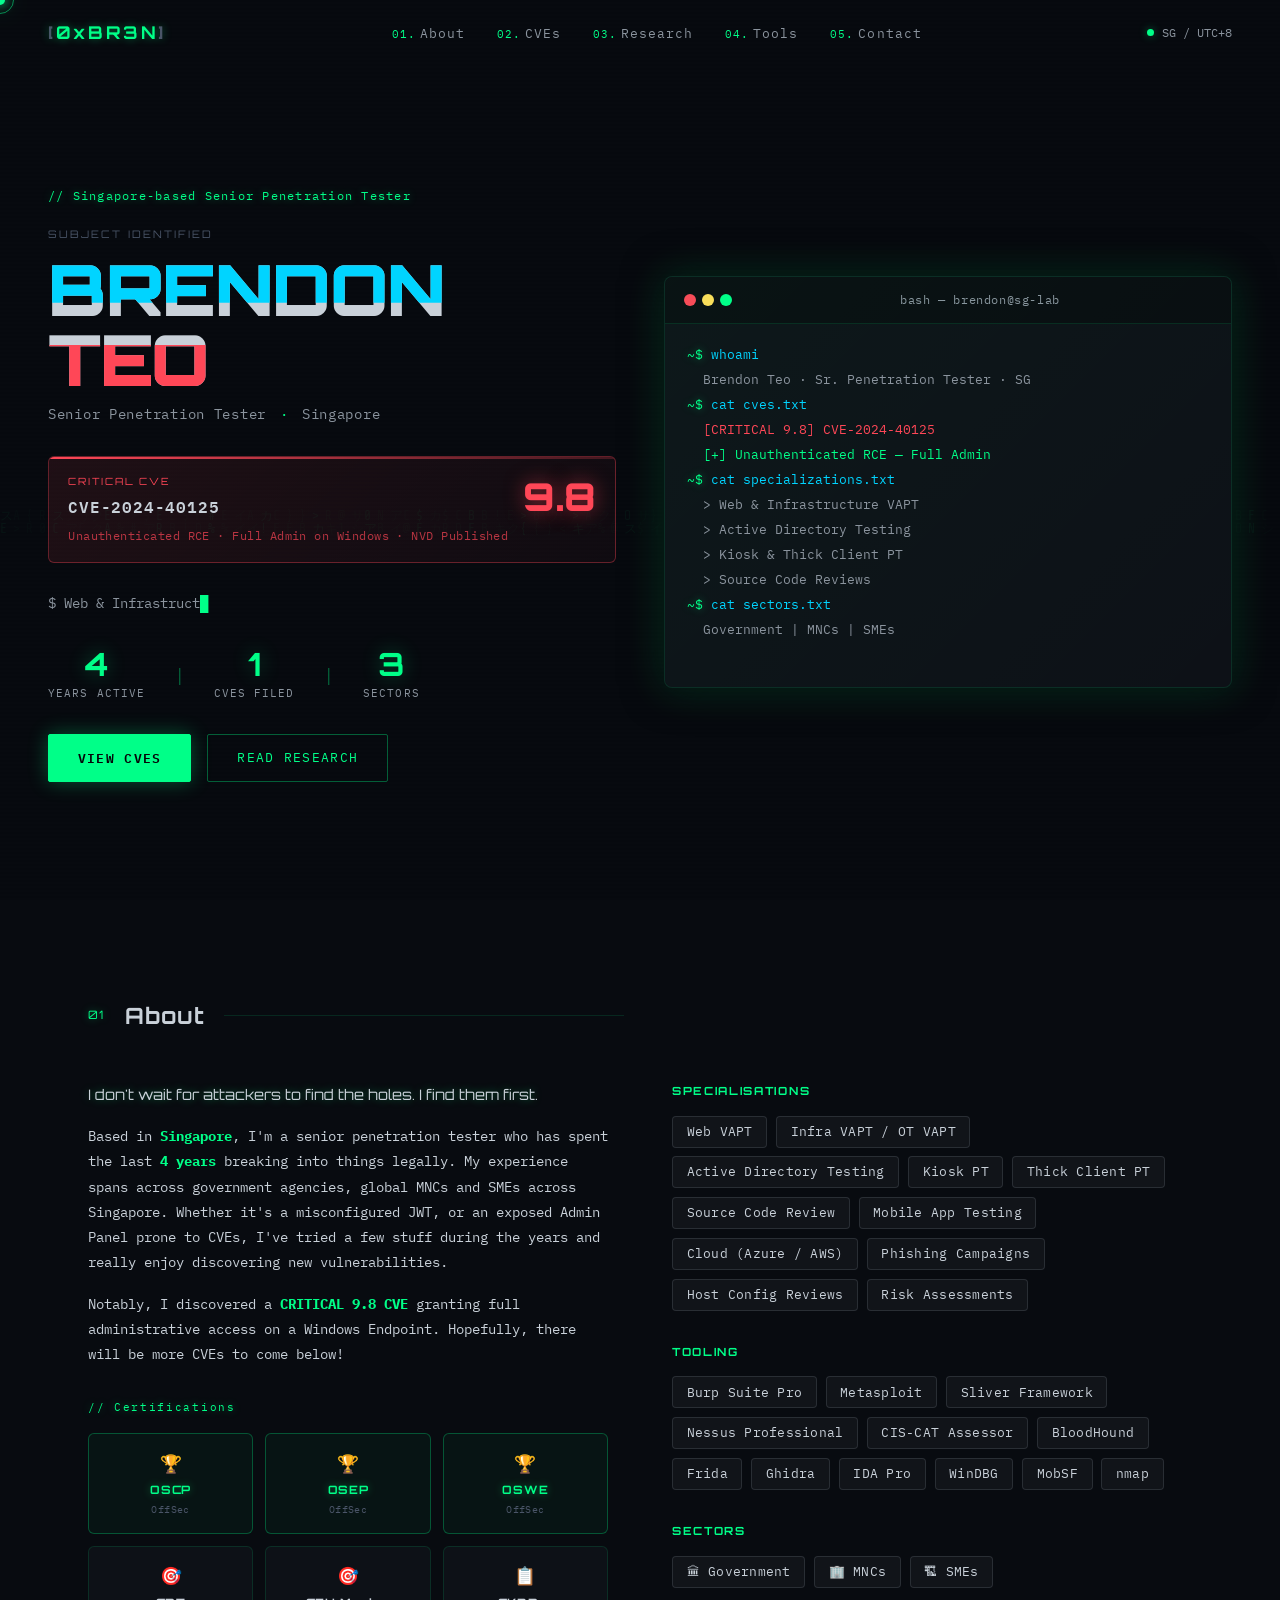
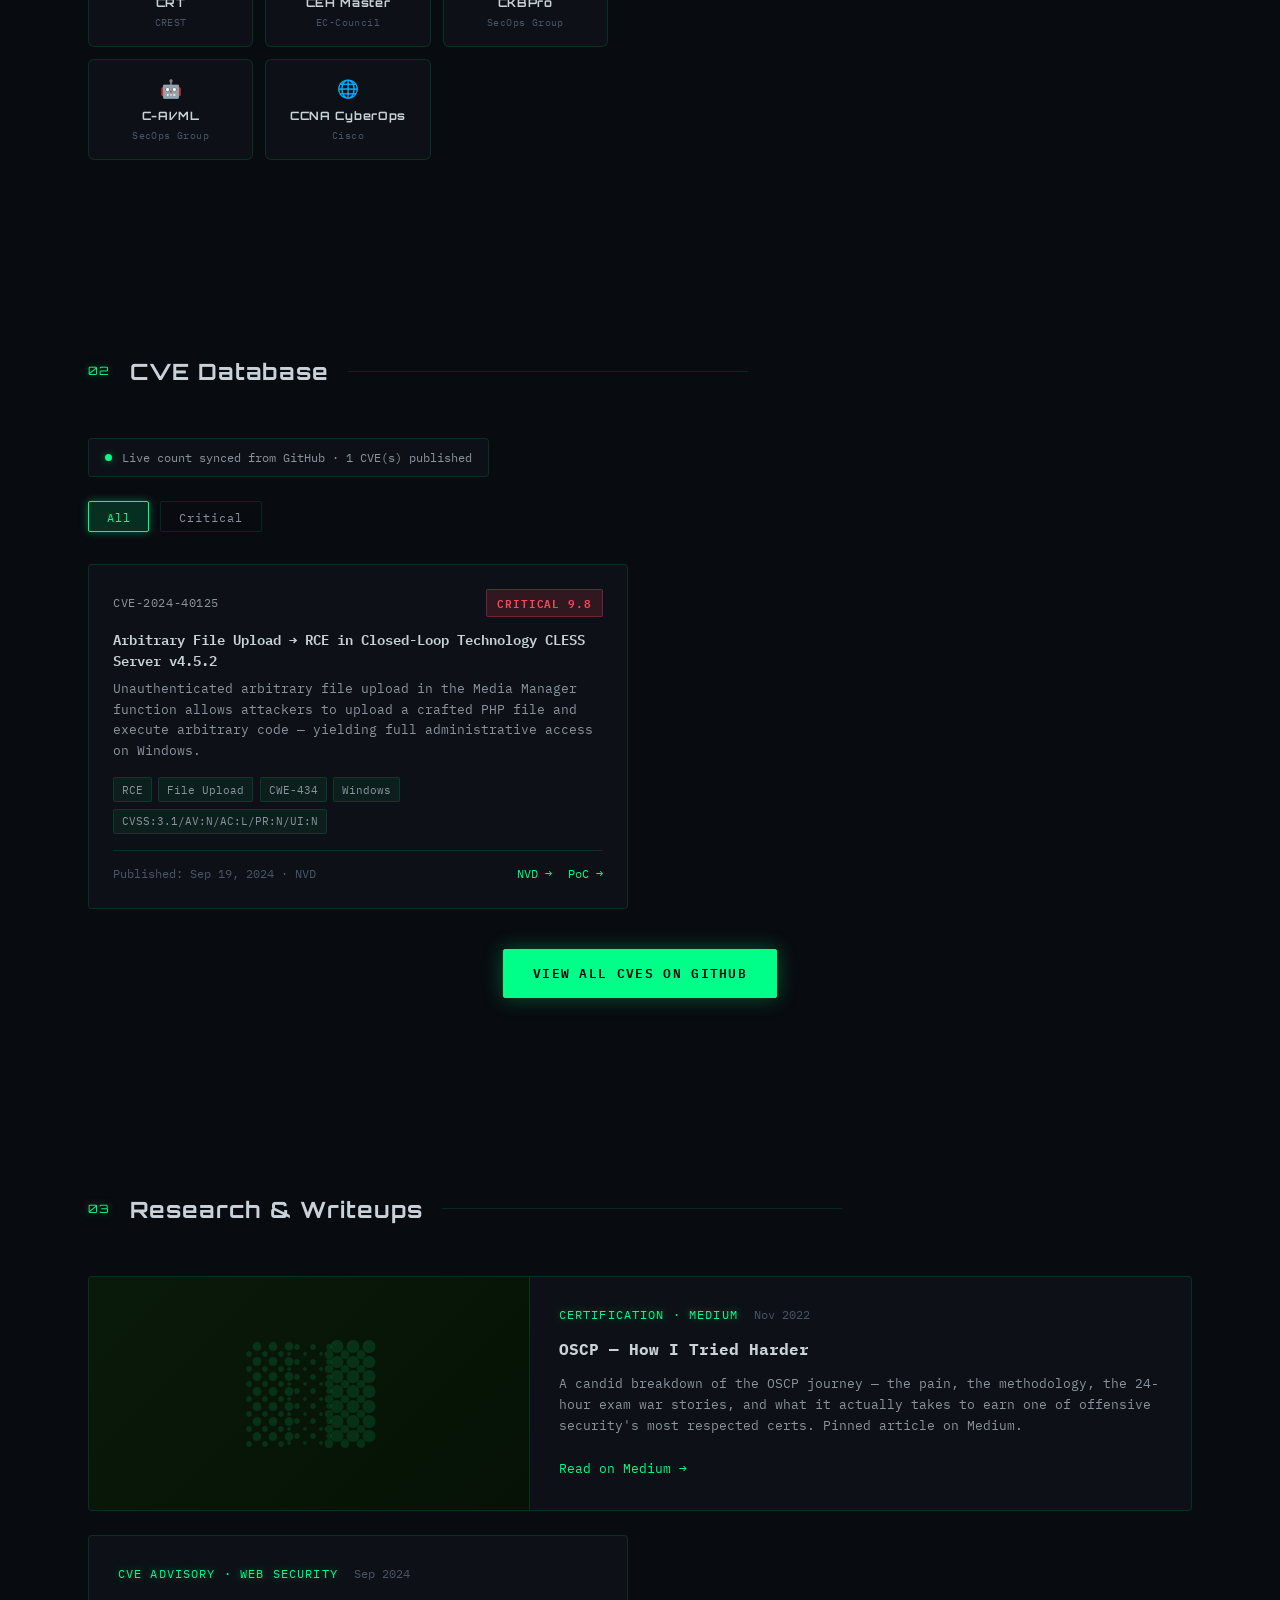
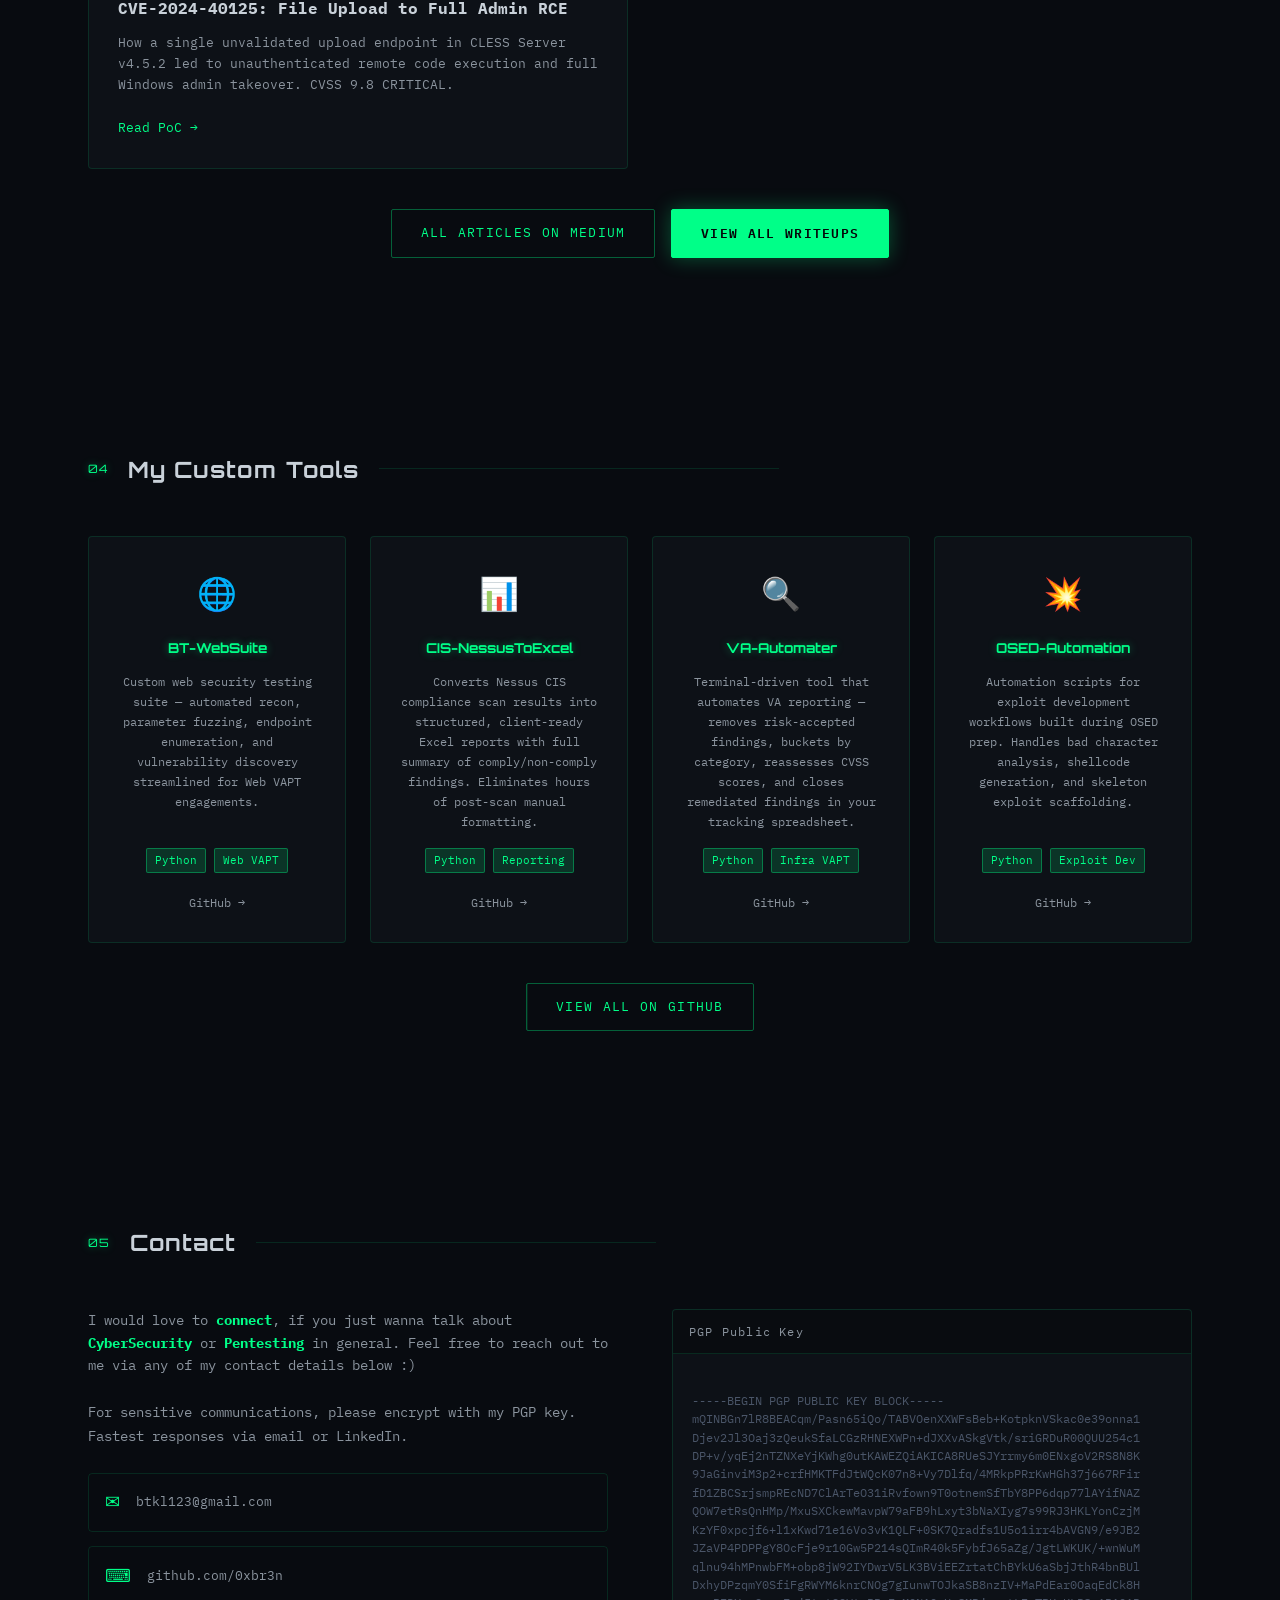
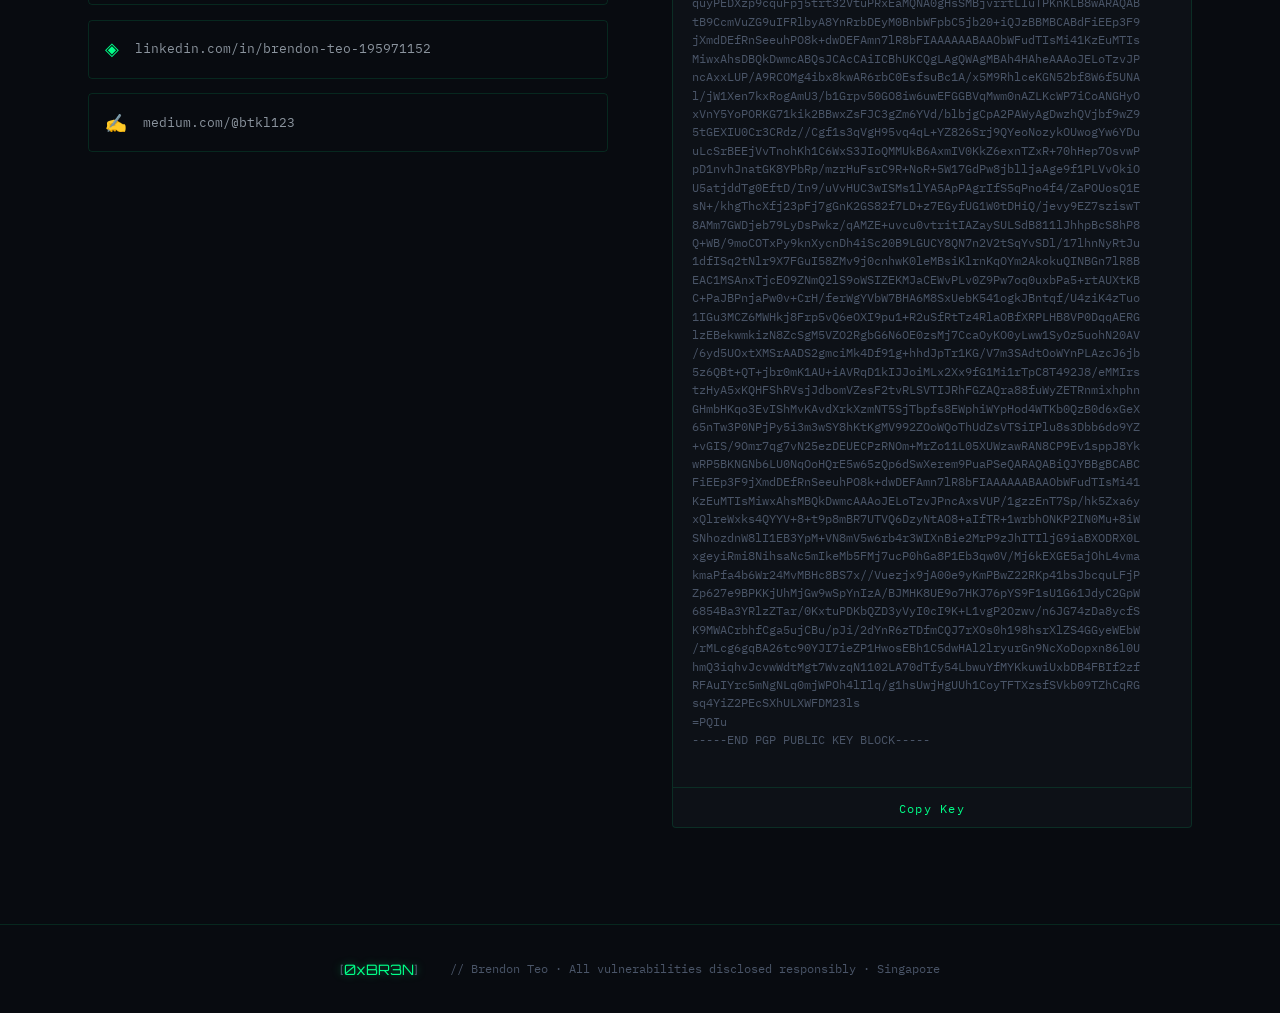
<file: index.html>
<!DOCTYPE html>
<html lang="en">
<head>
  <meta charset="UTF-8" />
  <meta name="viewport" content="width=device-width, initial-scale=1.0" />
  <title>0xBR3N — Brendon Teo · Security Portfolio</title>
  <link rel="stylesheet" href="css/style.css" />
  <link rel="preconnect" href="https://fonts.googleapis.com" />
  <link href="https://fonts.googleapis.com/css2?family=Share+Tech+Mono&family=Orbitron:wght@400;700;900&family=IBM+Plex+Mono:wght@300;400;600&display=swap" rel="stylesheet" />
  <link rel="icon" type="image/x-icon"  href="favicon.ico" />
  <link rel="icon" type="image/png" sizes="32x32" href="favicon-32.png" />
  <link rel="icon" type="image/png" sizes="64x64" href="favicon-64.png" />
  <link rel="apple-touch-icon"          href="favicon-64.png" />
</head>
<body>

  <canvas id="matrix-canvas"></canvas>
  <div class="scanlines"></div>
  <div class="cursor" id="cursor"></div>
  <div class="cursor-trail" id="cursor-trail"></div>

  <!-- NAV -->
  <nav class="nav" id="nav">
    <div class="nav-logo">
      <span class="bracket">[</span><span class="logo-text">0xBR3N</span><span class="bracket">]</span>
    </div>
    <ul class="nav-links">
      <li><a href="#about"    class="nav-link"><span class="num">01.</span>About</a></li>
      <li><a href="#cves"     class="nav-link"><span class="num">02.</span>CVEs</a></li>
      <li><a href="#research" class="nav-link"><span class="num">03.</span>Research</a></li>
      <li><a href="#tools"    class="nav-link"><span class="num">04.</span>Tools</a></li>
      <li><a href="#contact"  class="nav-link"><span class="num">05.</span>Contact</a></li>
    </ul>
    <div class="nav-status">
      <span class="status-dot"></span>
      <span class="status-text">SG / UTC+8</span>
    </div>
    <button class="nav-hamburger" id="nav-hamburger" aria-label="menu">
      <span></span><span></span><span></span>
    </button>
  </nav>

  <!-- MOBILE NAV DRAWER -->
  <div class="mobile-nav" id="mobile-nav">
    <ul>
      <li><a href="#about"    class="nav-link" onclick="closeMobileNav()"><span class="num">01.</span>About</a></li>
      <li><a href="#cves"     class="nav-link" onclick="closeMobileNav()"><span class="num">02.</span>CVEs</a></li>
      <li><a href="#research" class="nav-link" onclick="closeMobileNav()"><span class="num">03.</span>Research</a></li>
      <li><a href="#tools"    class="nav-link" onclick="closeMobileNav()"><span class="num">04.</span>Tools</a></li>
      <li><a href="#contact"  class="nav-link" onclick="closeMobileNav()"><span class="num">05.</span>Contact</a></li>
    </ul>
  </div>

  <!-- ═══ HERO ═══ -->
  <section class="hero" id="home">

    <!-- Left: Identity -->
    <div class="hero-content">

      <div class="hero-tag animate-in" data-delay="0">
        <span class="tag-line">// Singapore-based Senior Penetration Tester</span>
      </div>

      <!-- Name identity block -->
      <div class="identity-block animate-in" data-delay="1">
        <div class="identity-label">SUBJECT IDENTIFIED</div>
        <h1 class="identity-name" id="glitch-name" data-text="BRENDON TEO">BRENDON TEO</h1>
        <div class="identity-title">Senior Penetration Tester <span class="id-dot">·</span> Singapore</div>
      </div>

      <!-- CVE Achievement badge — makes him stand out immediately -->
      <div class="cve-badge animate-in" data-delay="2">
        <div class="cve-badge-inner">
          <div class="cve-badge-left">
            <span class="cve-badge-label">CRITICAL CVE</span>
            <span class="cve-badge-id">CVE-2024-40125</span>
          </div>
          <div class="cve-badge-score">9.8</div>
        </div>
        <div class="cve-badge-sub">Unauthenticated RCE · Full Admin on Windows · NVD Published</div>
      </div>

      <div class="hero-sub animate-in" data-delay="3">
        <div class="typewriter" id="typewriter"></div>
      </div>

      <div class="hero-stats animate-in" data-delay="4">
        <div class="stat">
          <span class="stat-num" id="yoe-counter">0</span>
          <span class="stat-label">Years Active</span>
        </div>
        <div class="stat-divider">|</div>
        <div class="stat">
          <span class="stat-num" id="cve-counter">1</span>
          <span class="stat-label">CVEs Filed</span>
        </div>
        <div class="stat-divider">|</div>
        <div class="stat">
          <span class="stat-num" data-target="3">0</span>
          <span class="stat-label">Sectors</span>
        </div>
      </div>

      <div class="hero-cta animate-in" data-delay="5">
        <a href="#cves" class="btn btn-primary">View CVEs</a>
        <a href="blog.html" class="btn btn-ghost">Read Research</a>
      </div>
    </div>

    <!-- Right: Terminal -->
    <div class="hero-terminal animate-in" data-delay="3">
      <div class="terminal-header">
        <div class="terminal-dots">
          <span class="dot dot-red"></span>
          <span class="dot dot-yellow"></span>
          <span class="dot dot-green"></span>
        </div>
        <span class="terminal-title">bash — brendon@sg-lab</span>
      </div>
      <div class="terminal-body" id="terminal-body">
        <div class="terminal-line"><span class="prompt">~$</span> <span class="cmd">whoami</span></div>
        <div class="terminal-line output">Brendon Teo · Sr. Penetration Tester · SG</div>
        <div class="terminal-line"><span class="prompt">~$</span> <span class="cmd">cat cves.txt</span></div>
        <div class="terminal-line output err">[CRITICAL 9.8] CVE-2024-40125</div>
        <div class="terminal-line output suc">[+] Unauthenticated RCE — Full Admin</div>
        <div class="terminal-line"><span class="prompt">~$</span> <span class="cmd">cat specializations.txt</span></div>
        <div class="terminal-line output">> Web &amp; Infrastructure VAPT</div>
        <div class="terminal-line output">> Active Directory Testing</div>
        <div class="terminal-line output">> Kiosk &amp; Thick Client PT</div>
        <div class="terminal-line output">> Source Code Reviews</div>
        <div class="terminal-line"><span class="prompt">~$</span> <span class="cmd">cat sectors.txt</span></div>
        <div class="terminal-line output">Government | MNCs | SMEs</div>
        <div class="terminal-line"><span class="prompt">~$</span> <span class="cmd blink">_</span></div>
      </div>
    </div>

  </section>

  <!-- ═══ ABOUT ═══ -->
  <section class="section about" id="about">
    <div class="section-header">
      <span class="section-num">01</span>
      <h2 class="section-title">About</h2>
      <div class="section-line"></div>
    </div>
    <div class="about-grid">

      <div class="about-text reveal">
        <p class="about-intro">I don't wait for attackers to find the holes. I find them first.</p>
        <p>Based in <strong>Singapore</strong>, I'm a senior penetration tester who has spent the last <strong><span id="about-yoe">4</span> years</strong> breaking into things legally. My experience spans across government agencies, global MNCs and SMEs across Singapore. Whether it's a misconfigured JWT, or an exposed Admin Panel prone to CVEs, I've tried a few stuff during the years and really enjoy discovering new vulnerabilities.</p>
        <p>Notably, I discovered a <strong>CRITICAL 9.8 CVE</strong> granting full administrative access on a Windows Endpoint. Hopefully, there will be more CVEs to come below!</p>

        <!-- Cert cards — redesigned for readability -->
        <div class="cert-section">
          <div class="cert-section-label">// Certifications</div>
          <div class="cert-grid">
            <div class="cert-card cert-top">
              <span class="cert-icon">🏆</span>
              <span class="cert-name">OSCP</span>
              <span class="cert-issuer">OffSec</span>
            </div>
            <div class="cert-card cert-top">
              <span class="cert-icon">🏆</span>
              <span class="cert-name">OSEP</span>
              <span class="cert-issuer">OffSec</span>
            </div>
            <div class="cert-card cert-top">
              <span class="cert-icon">🏆</span>
              <span class="cert-name">OSWE</span>
              <span class="cert-issuer">OffSec</span>
            </div>
            <div class="cert-card">
              <span class="cert-icon">🎯</span>
              <span class="cert-name">CRT</span>
              <span class="cert-issuer">CREST</span>
            </div>
            <div class="cert-card">
              <span class="cert-icon">🎯</span>
              <span class="cert-name">CEH Master</span>
              <span class="cert-issuer">EC-Council</span>
            </div>
            <div class="cert-card">
              <span class="cert-icon">📋</span>
              <span class="cert-name">CKBPro</span>
              <span class="cert-issuer">SecOps Group</span>
            </div>
            <div class="cert-card">
              <span class="cert-icon">🤖</span>
              <span class="cert-name">C-AI/ML</span>
              <span class="cert-issuer">SecOps Group</span>
            </div>
            <div class="cert-card">
              <span class="cert-icon">🌐</span>
              <span class="cert-name">CCNA CyberOps</span>
              <span class="cert-issuer">Cisco</span>
            </div>
          </div>
        </div>
      </div>

      <div class="about-skills reveal">
        <div class="skill-category">
          <h4>Specialisations</h4>
          <div class="skill-list">
            <span class="skill-tag">Web VAPT</span>
            <span class="skill-tag">Infra VAPT / OT VAPT</span>
            <span class="skill-tag">Active Directory Testing</span>
            <span class="skill-tag">Kiosk PT</span>
            <span class="skill-tag">Thick Client PT</span>
            <span class="skill-tag">Source Code Review</span>
            <span class="skill-tag">Mobile App Testing</span>
            <span class="skill-tag">Cloud (Azure / AWS)</span>
            <span class="skill-tag">Phishing Campaigns</span>
            <span class="skill-tag">Host Config Reviews</span>
            <span class="skill-tag">Risk Assessments</span>
          </div>
        </div>
        <div class="skill-category">
          <h4>Tooling</h4>
          <div class="skill-list">
            <span class="skill-tag">Burp Suite Pro</span>
            <span class="skill-tag">Metasploit</span>
            <span class="skill-tag">Sliver Framework</span>
            <span class="skill-tag">Nessus Professional</span>
            <span class="skill-tag">CIS-CAT Assessor</span>
            <span class="skill-tag">BloodHound</span>
            <span class="skill-tag">Frida</span>
            <span class="skill-tag">Ghidra</span>
            <span class="skill-tag">IDA Pro</span>
            <span class="skill-tag">WinDBG</span>
            <span class="skill-tag">MobSF</span>
            <span class="skill-tag">nmap</span>
          </div>
        </div>
        <div class="skill-category">
          <h4>Sectors</h4>
          <div class="skill-list">
            <span class="skill-tag">🏛 Government</span>
            <span class="skill-tag">🏢 MNCs</span>
            <span class="skill-tag">🏗 SMEs</span>
          </div>
        </div>
      </div>

    </div>
  </section>

  <!-- ═══ CVEs ═══ -->
  <section class="section cves" id="cves">
    <div class="section-header">
      <span class="section-num">02</span>
      <h2 class="section-title">CVE Database</h2>
      <div class="section-line"></div>
    </div>
    <div class="cve-live-badge">
      <span class="status-dot"></span>
      <span>Live count synced from GitHub · <span id="cve-live-count">1</span> CVE(s) published</span>
    </div>
    <div class="cve-filter">
      <button class="filter-btn active" data-filter="all">All</button>
      <button class="filter-btn" data-filter="critical">Critical</button>
    </div>
    <div class="cve-grid" id="cve-grid">
      <div class="cve-card reveal" data-severity="critical">
        <div class="cve-top">
          <span class="cve-id">CVE-2024-40125</span>
          <span class="severity critical">CRITICAL 9.8</span>
        </div>
        <h3 class="cve-title">Arbitrary File Upload → RCE in Closed-Loop Technology CLESS Server v4.5.2</h3>
        <p class="cve-desc">Unauthenticated arbitrary file upload in the Media Manager function allows attackers to upload a crafted PHP file and execute arbitrary code — yielding full administrative access on Windows.</p>
        <div class="cve-meta">
          <span class="cve-tag">RCE</span>
          <span class="cve-tag">File Upload</span>
          <span class="cve-tag">CWE-434</span>
          <span class="cve-tag">Windows</span>
          <span class="cve-tag">CVSS:3.1/AV:N/AC:L/PR:N/UI:N</span>
        </div>
        <div class="cve-footer">
          <span class="cve-date">Published: Sep 19, 2024 · NVD</span>
          <div class="cve-links-row">
            <a href="https://nvd.nist.gov/vuln/detail/CVE-2024-40125" target="_blank" class="cve-link">NVD →</a>
            <a href="https://github.com/0xbr3n/My-CVEs/tree/main/CVE-2024-40125" target="_blank" class="cve-link">PoC →</a>
          </div>
        </div>
      </div>
    </div>
    <div class="cve-cta">
      <a href="https://github.com/0xbr3n/My-CVEs" target="_blank" class="btn btn-primary">View All CVEs on GitHub</a>
    </div>
  </section>

  <!-- ═══ RESEARCH ═══ -->
  <section class="section research" id="research">
    <div class="section-header">
      <span class="section-num">03</span>
      <h2 class="section-title">Research &amp; Writeups</h2>
      <div class="section-line"></div>
    </div>
    <div class="research-grid">
      <article class="post-card reveal post-featured">
        <div class="post-img-placeholder">
          <div class="post-glitch">&#x2592;&#x2591;&#x2593;</div>
        </div>
        <div class="post-content">
          <div class="post-meta">
            <span class="post-cat">Certification · Medium</span>
            <span class="post-date">Nov 2022</span>
          </div>
          <h3 class="post-title">OSCP — How I Tried Harder</h3>
          <p class="post-excerpt">A candid breakdown of the OSCP journey — the pain, the methodology, the 24-hour exam war stories, and what it actually takes to earn one of offensive security's most respected certs. Pinned article on Medium.</p>
          <a href="https://medium.com/@btkl123/oscp-how-i-tried-harder-d6840a6efec2" target="_blank" class="post-read">Read on Medium →</a>
        </div>
      </article>
      <article class="post-card reveal">
        <div class="post-content">
          <div class="post-meta">
            <span class="post-cat">CVE Advisory · Web Security</span>
            <span class="post-date">Sep 2024</span>
          </div>
          <h3 class="post-title">CVE-2024-40125: File Upload to Full Admin RCE</h3>
          <p class="post-excerpt">How a single unvalidated upload endpoint in CLESS Server v4.5.2 led to unauthenticated remote code execution and full Windows admin takeover. CVSS 9.8 CRITICAL.</p>
          <a href="https://github.com/0xbr3n/My-CVEs/tree/main/CVE-2024-40125" target="_blank" class="post-read">Read PoC →</a>
        </div>
      </article>
    </div>
    <div class="cve-cta">
      <a href="https://medium.com/@btkl123" target="_blank" class="btn btn-ghost">All Articles on Medium</a>
      <a href="blog.html" class="btn btn-primary">View All Writeups</a>
    </div>
  </section>

  <!-- ═══ TOOLS ═══ -->
  <section class="section tools" id="tools">
    <div class="section-header">
      <span class="section-num">04</span>
      <h2 class="section-title">My Custom Tools</h2>
      <div class="section-line"></div>
    </div>
    <div class="tools-grid">
      <div class="tool-card reveal">
        <div class="tool-icon">🌐</div>
        <h3 class="tool-name">BT-WebSuite</h3>
        <p class="tool-desc">Custom web security testing suite — automated recon, parameter fuzzing, endpoint enumeration, and vulnerability discovery streamlined for Web VAPT engagements.</p>
        <div class="tool-tags"><span class="tool-tag">Python</span><span class="tool-tag">Web VAPT</span></div>
        <a href="https://github.com/0xbr3n/VAPT-Tools/tree/main/BT-WebSuite" target="_blank" class="tool-link">GitHub →</a>
      </div>
      <div class="tool-card reveal">
        <div class="tool-icon">📊</div>
        <h3 class="tool-name">CIS-NessusToExcel</h3>
        <p class="tool-desc">Converts Nessus CIS compliance scan results into structured, client-ready Excel reports with full summary of comply/non-comply findings. Eliminates hours of post-scan manual formatting.</p>
        <div class="tool-tags"><span class="tool-tag">Python</span><span class="tool-tag">Reporting</span></div>
        <a href="https://github.com/0xbr3n/VAPT-Tools/tree/main/CIS-NessusToExcel" target="_blank" class="tool-link">GitHub →</a>
      </div>
      <div class="tool-card reveal">
        <div class="tool-icon">🔍</div>
        <h3 class="tool-name">VA-Automater</h3>
        <p class="tool-desc">Terminal-driven tool that automates VA reporting — removes risk-accepted findings, buckets by category, reassesses CVSS scores, and closes remediated findings in your tracking spreadsheet.</p>
        <div class="tool-tags"><span class="tool-tag">Python</span><span class="tool-tag">Infra VAPT</span></div>
        <a href="https://github.com/0xbr3n/VAPT-Tools/tree/main/Infra-VA" target="_blank" class="tool-link">GitHub →</a>
      </div>
      <div class="tool-card reveal">
        <div class="tool-icon">💥</div>
        <h3 class="tool-name">OSED-Automation</h3>
        <p class="tool-desc">Automation scripts for exploit development workflows built during OSED prep. Handles bad character analysis, shellcode generation, and skeleton exploit scaffolding.</p>
        <div class="tool-tags"><span class="tool-tag">Python</span><span class="tool-tag">Exploit Dev</span></div>
        <a href="https://github.com/0xbr3n/VAPT-Tools/tree/main/OSED-Automation" target="_blank" class="tool-link">GitHub →</a>
      </div>
    </div>
    <div class="cve-cta">
      <a href="https://github.com/0xbr3n/VAPT-Tools" target="_blank" class="btn btn-ghost">View All on GitHub</a>
    </div>
  </section>

  <!-- ═══ CONTACT ═══ -->
  <section class="section contact" id="contact">
    <div class="section-header">
      <span class="section-num">05</span>
      <h2 class="section-title">Contact</h2>
      <div class="section-line"></div>
    </div>
    <div class="contact-content reveal">
      <div class="contact-text">
        <p class="contact-intro">I would love to <strong>connect</strong>, if you just wanna talk about <strong>CyberSecurity</strong> or <strong>Pentesting</strong> in general. Feel free to reach out to me via any of my contact details below :)</p>
        <p>For sensitive communications, please encrypt with my PGP key. Fastest responses via email or LinkedIn.</p>
        <div class="contact-links">
          <a href="mailto:btkl123@gmail.com" class="contact-item">
            <span class="contact-icon">✉</span><span>btkl123@gmail.com</span>
          </a>
          <a href="https://github.com/0xbr3n" target="_blank" class="contact-item">
            <span class="contact-icon">⌨</span><span>github.com/0xbr3n</span>
          </a>
          <a href="https://www.linkedin.com/in/brendon-teo-195971152/" target="_blank" class="contact-item">
            <span class="contact-icon">◈</span><span>linkedin.com/in/brendon-teo-195971152</span>
          </a>
          <a href="https://medium.com/@btkl123" target="_blank" class="contact-item">
            <span class="contact-icon">✍</span><span>medium.com/@btkl123</span>
          </a>
        </div>
      </div>
      <div class="pgp-box">
        <div class="pgp-header">PGP Public Key</div>
        <div class="pgp-content">
-----BEGIN PGP PUBLIC KEY BLOCK-----
mQINBGn7lR8BEACqm/Pasn65iQo/TABVOenXXWFsBeb+KotpknVSkac0e39onna1
Djev2Jl3Oaj3zQeukSfaLCGzRHNEXWPn+dJXXvASkgVtk/sriGRDuR00QUU254c1
DP+v/yqEj2nTZNXeYjKWhg0utKAWEZQiAKICA8RUeSJYrrmy6m0ENxgoV2RS8N8K
9JaGinviM3p2+crfHMKTFdJtWQcK07n8+Vy7Dlfq/4MRkpPRrKwHGh37j667RFir
fD1ZBCSrjsmpREcND7ClArTeO31iRvfown9T0otnemSfTbY8PP6dqp77lAYifNAZ
QOW7etRsQnHMp/MxuSXCkewMavpW79aFB9hLxyt3bNaXIyg7s99RJ3HKLYonCzjM
KzYF0xpcjf6+l1xKwd71e16Vo3vK1QLF+0SK7Qradfs1U5o1irr4bAVGN9/e9JB2
JZaVP4PDPPgY8OcFje9r10Gw5P214sQImR40k5FybfJ65aZg/JgtLWKUK/+wnWuM
qlnu94hMPnwbFM+obp8jW92IYDwrV5LK3BViEEZrtatChBYkU6aSbjJthR4bnBUl
DxhyDPzqmY0SfiFgRWYM6knrCNOg7gIunwTOJkaSB8nzIV+MaPdEar0OaqEdCk8H
quyPEDXzp9cquFpj5trt32VtuPRxEaMQNA0gHsSMBjvrrtLIuTPKnKLB8wARAQAB
tB9CcmVuZG9uIFRlbyA8YnRrbDEyM0BnbWFpbC5jb20+iQJzBBMBCABdFiEEp3F9
jXmdDEfRnSeeuhPO8k+dwDEFAmn7lR8bFIAAAAAABAAObWFudTIsMi41KzEuMTIs
MiwxAhsDBQkDwmcABQsJCAcCAiICBhUKCQgLAgQWAgMBAh4HAheAAAoJELoTzvJP
ncAxxLUP/A9RCOMg4ibx8kwAR6rbC0EsfsuBc1A/x5M9RhlceKGN52bf8W6f5UNA
l/jW1Xen7kxRogAmU3/b1Grpv50GO8iw6uwEFGGBVqMwm0nAZLKcWP7iCoANGHyO
xVnY5YoPORKG71kik2BBwxZsFJC3gZm6YVd/blbjgCpA2PAWyAgDwzhQVjbf9wZ9
5tGEXIU0Cr3CRdz//Cgf1s3qVgH95vq4qL+YZ826Srj9QYeoNozykOUwogYw6YDu
uLcSrBEEjVvTnohKh1C6WxS3JIoQMMUkB6AxmIV0KkZ6exnTZxR+70hHep7OsvwP
pD1nvhJnatGK8YPbRp/mzrHuFsrC9R+NoR+5W17GdPw8jblljaAge9f1PLVvOkiO
U5atjddTg0EftD/In9/uVvHUC3wISMs1lYA5ApPAgrIfS5qPno4f4/ZaPOUosQ1E
sN+/khgThcXfj23pFj7gGnK2GS82f7LD+z7EGyfUG1W0tDHiQ/jevy9EZ7sziswT
8AMm7GWDjeb79LyDsPwkz/qAMZE+uvcu0vtritIAZaySULSdB811lJhhpBcS8hP8
Q+WB/9moCOTxPy9knXycnDh4iSc20B9LGUCY8QN7n2V2tSqYvSDl/17lhnNyRtJu
1dfISq2tNlr9X7FGuI58ZMv9j0cnhwK0leMBsiKlrnKqOYm2AkokuQINBGn7lR8B
EAC1MSAnxTjcEO9ZNmQ2lS9oWSIZEKMJaCEWvPLv0Z9Pw7oq0uxbPa5+rtAUXtKB
C+PaJBPnjaPw0v+CrH/ferWgYVbW7BHA6M8SxUebK541ogkJBntqf/U4ziK4zTuo
1IGu3MCZ6MWHkj8Frp5vQ6eOXI9pu1+R2uSfRtTz4RlaOBfXRPLHB8VP0DqqAERG
lzEBekwmkizN8ZcSgM5VZO2RgbG6N6OE0zsMj7CcaOyKO0yLww1SyOz5uohN20AV
/6yd5UOxtXMSrAADS2gmciMk4Df91g+hhdJpTr1KG/V7m3SAdtOoWYnPLAzcJ6jb
5z6QBt+QT+jbr0mK1AU+iAVRqD1kIJJoiMLx2Xx9fG1Mi1rTpC8T492J8/eMMIrs
tzHyA5xKQHFShRVsjJdbomVZesF2tvRLSVTIJRhFGZAQra88fuWyZETRnmixhphn
GHmbHKqo3EvIShMvKAvdXrkXzmNT5SjTbpfs8EWphiWYpHod4WTKb0QzB0d6xGeX
65nTw3P0NPjPy5i3m3wSY8hKtKgMV992ZOoWQoThUdZsVTSiIPlu8s3Dbb6do9YZ
+vGIS/9Omr7qg7vN25ezDEUECPzRNOm+MrZo11L05XUWzawRAN8CP9Ev1sppJ8Yk
wRP5BKNGNb6LU0NqOoHQrE5w65zQp6dSwXerem9PuaPSeQARAQABiQJYBBgBCABC
FiEEp3F9jXmdDEfRnSeeuhPO8k+dwDEFAmn7lR8bFIAAAAAABAAObWFudTIsMi41
KzEuMTIsMiwxAhsMBQkDwmcAAAoJELoTzvJPncAxsVUP/1gzzEnT7Sp/hk5Zxa6y
xQlreWxks4QYYV+8+t9p8mBR7UTVQ6DzyNtAO8+aIfTR+1wrbhONKP2IN0Mu+8iW
SNhozdnW8lI1EB3YpM+VN8mV5w6rb4r3WIXnBie2MrP9zJhITIljG9iaBXODRX0L
xgeyiRmi8NihsaNc5mIkeMb5FMj7ucP0hGa8P1Eb3qw0V/Mj6kEXGE5ajOhL4vma
kmaPfa4b6Wr24MvMBHc8BS7x//Vuezjx9jA00e9yKmPBwZ22RKp41bsJbcquLFjP
Zp627e9BPKKjUhMjGw9wSpYnIzA/BJMHK8UE9o7HKJ76pYS9F1sU1G61JdyC2GpW
6854Ba3YRlzZTar/0KxtuPDKbQZD3yVyI0cI9K+L1vgP2Ozwv/n6JG74zDa8ycfS
K9MWACrbhfCga5ujCBu/pJi/2dYnR6zTDfmCQJ7rXOs0h198hsrXlZS4GGyeWEbW
/rMLcg6gqBA26tc90YJI7ieZP1HwosEBh1C5dwHAl2lryurGn9NcXoDopxn86l0U
hmQ3iqhvJcvwWdtMgt7WvzqN1102LA70dTfy54LbwuYfMYKkuwiUxbDB4FBIf2zf
RFAuIYrc5mNgNLq0mjWPOh4lIlq/g1hsUwjHgUUh1CoyTFTXzsfSVkb09TZhCqRG
sq4YiZ2PEcSXhULXWFDM23ls
=PQIu
-----END PGP PUBLIC KEY BLOCK-----
        </div>
        <button class="pgp-copy" onclick="copyPGP()">Copy Key</button>
      </div>
    </div>
  </section>

  <footer class="footer">
    <div class="footer-content">
      <span class="footer-logo"><span class="bracket">[</span>0xBR3N<span class="bracket">]</span></span>
      <span class="footer-copy">// Brendon Teo · All vulnerabilities disclosed responsibly · Singapore</span>
    </div>
  </footer>

  <script src="js/main.js"></script>
</body>
</html>
</file>
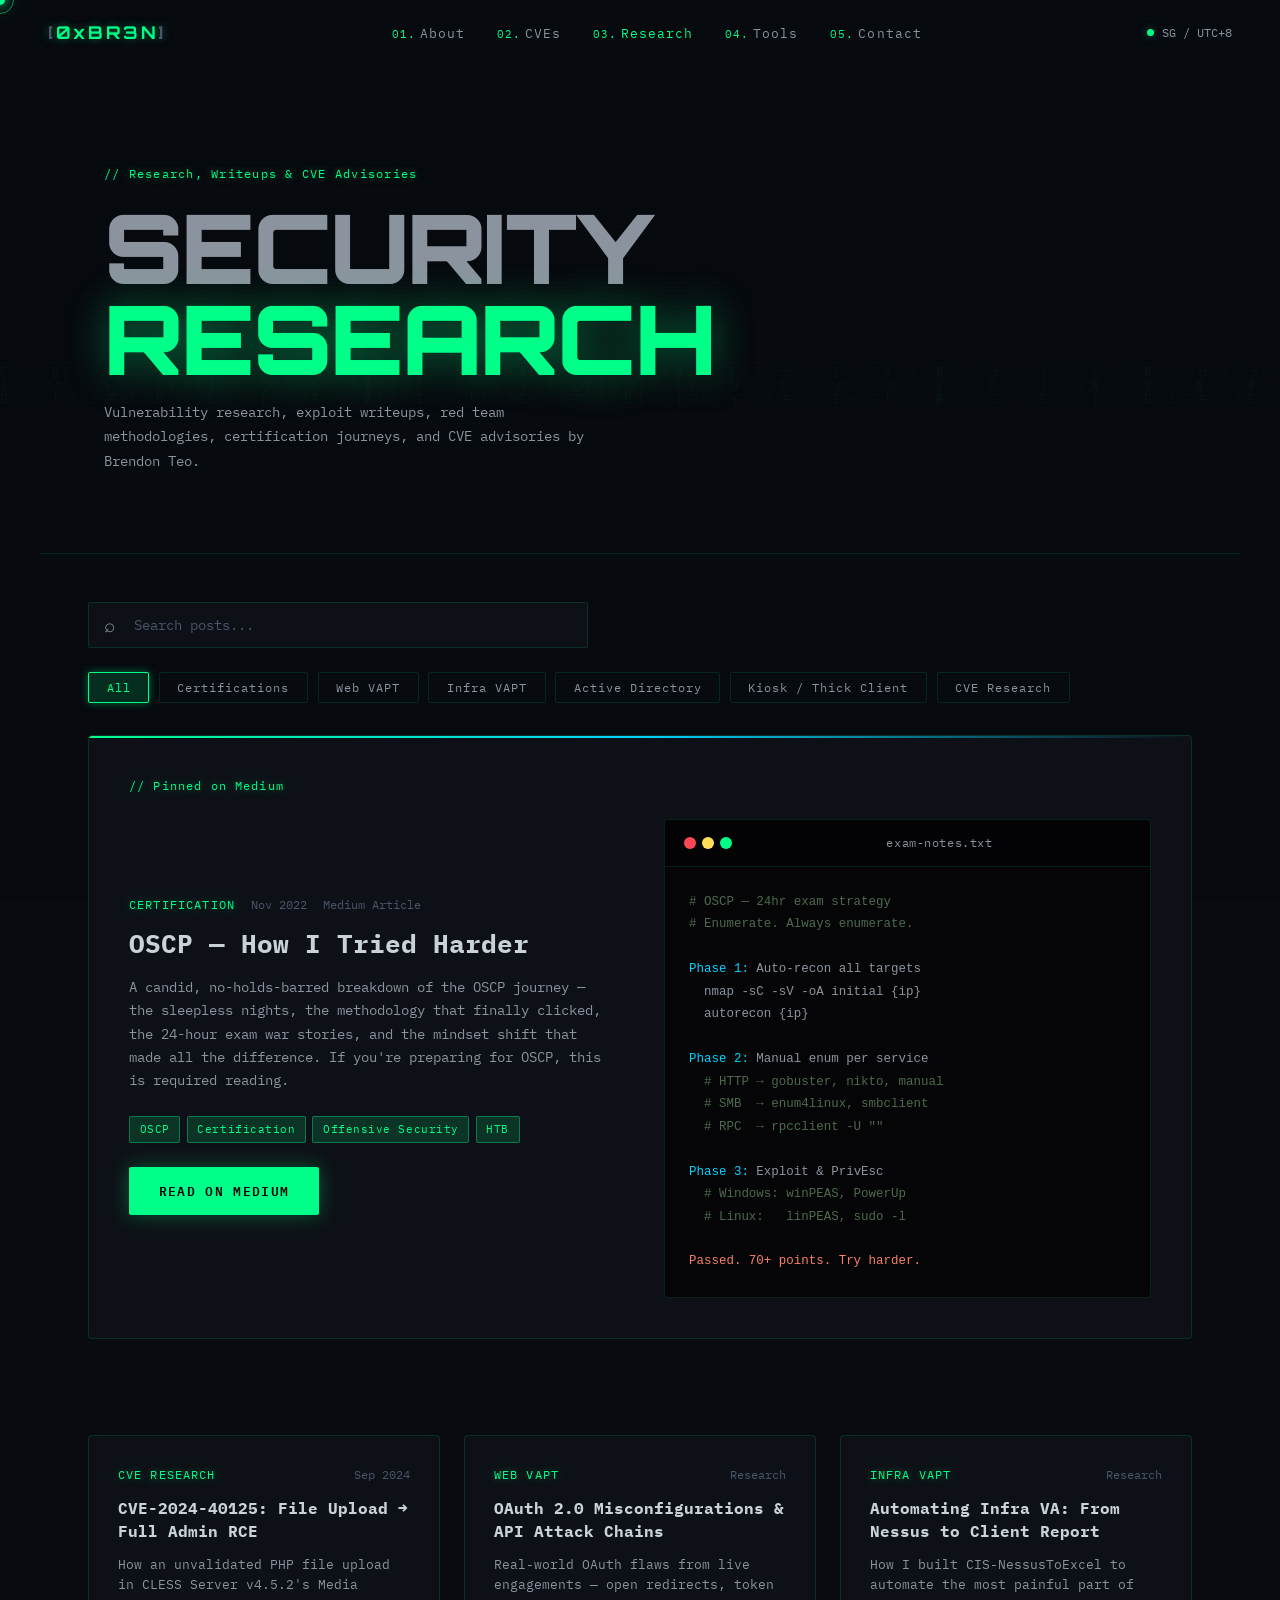
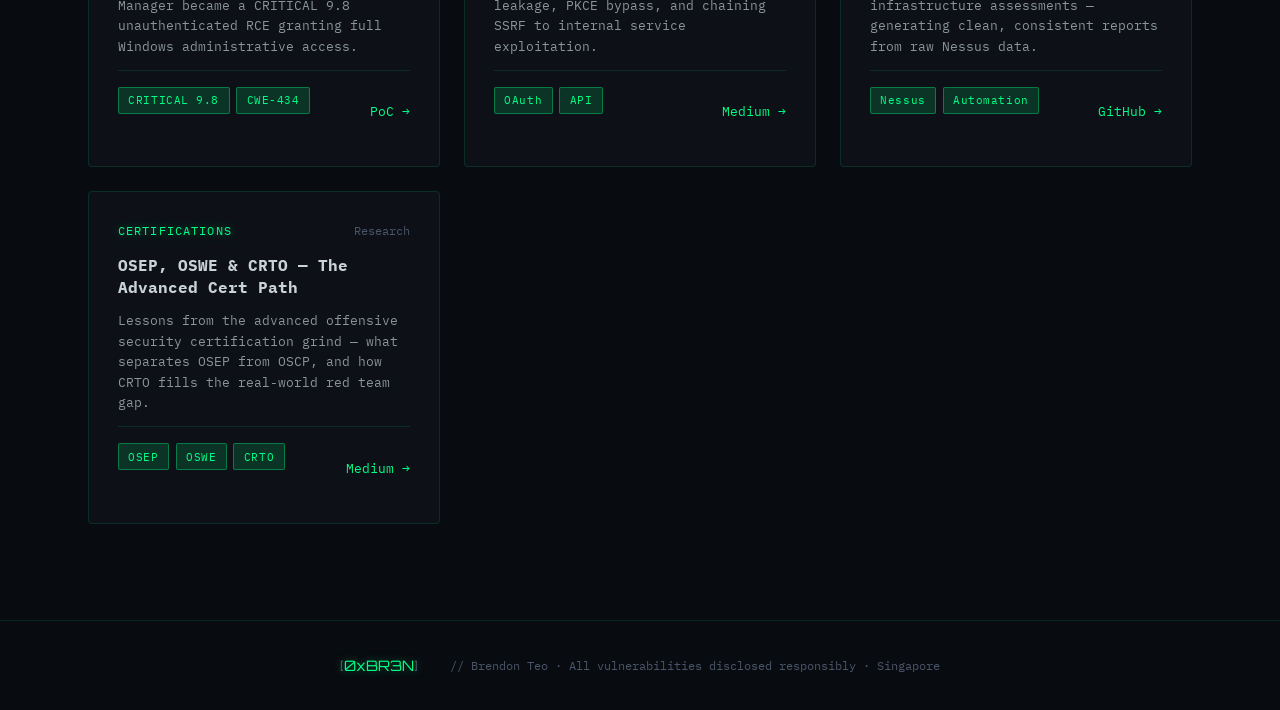
<file: blog.html>
<!DOCTYPE html>
<html lang="en">
<head>
  <meta charset="UTF-8" />
  <meta name="viewport" content="width=device-width, initial-scale=1.0" />
  <title>Research — 0xBR3N</title>
  <link rel="stylesheet" href="css/style.css" />
  <link rel="stylesheet" href="css/blog.css" />
  <link rel="preconnect" href="https://fonts.googleapis.com" />
  <link href="https://fonts.googleapis.com/css2?family=Share+Tech+Mono&family=Orbitron:wght@400;700;900&family=IBM+Plex+Mono:wght@300;400;600&display=swap" rel="stylesheet" />
  <link rel="icon" type="image/x-icon"  href="favicon.ico" />
  <link rel="icon" type="image/png" sizes="32x32" href="favicon-32.png" />
  <link rel="icon" type="image/png" sizes="64x64" href="favicon-64.png" />
  <link rel="apple-touch-icon"          href="favicon-64.png" />
</head>
<body>

  <canvas id="matrix-canvas"></canvas>
  <div class="scanlines"></div>
  <div class="cursor" id="cursor"></div>
  <div class="cursor-trail" id="cursor-trail"></div>

  <nav class="nav scrolled" id="nav">
    <div class="nav-logo">
      <a href="index.html" style="text-decoration:none;color:inherit;">
        <span class="bracket">[</span><span class="logo-text">0xBR3N</span><span class="bracket">]</span>
      </a>
    </div>
    <ul class="nav-links">
      <li><a href="index.html#about"    class="nav-link"><span class="num">01.</span>About</a></li>
      <li><a href="index.html#cves"     class="nav-link"><span class="num">02.</span>CVEs</a></li>
      <li><a href="blog.html"           class="nav-link" style="color:var(--green)"><span class="num">03.</span>Research</a></li>
      <li><a href="index.html#tools"    class="nav-link"><span class="num">04.</span>Tools</a></li>
      <li><a href="index.html#contact"  class="nav-link"><span class="num">05.</span>Contact</a></li>
    </ul>
    <div class="nav-status">
      <span class="status-dot"></span>
      <span class="status-text">SG / UTC+8</span>
    </div>
  </nav>

  <header class="blog-hero">
    <div class="blog-hero-content">
      <span class="tag-line">// Research, Writeups &amp; CVE Advisories</span>
      <h1 class="blog-hero-title">SECURITY<br/><span class="accent">RESEARCH</span></h1>
      <p class="blog-hero-sub">Vulnerability research, exploit writeups, red team methodologies, certification journeys, and CVE advisories by Brendon Teo.</p>
    </div>
  </header>

  <div class="blog-controls section">
    <div class="blog-search-wrap">
      <span class="search-icon">⌕</span>
      <input type="text" id="blog-search" class="blog-search" placeholder="Search posts..." />
    </div>
    <div class="blog-cats">
      <button class="filter-btn active" data-cat="all">All</button>
      <button class="filter-btn" data-cat="cert">Certifications</button>
      <button class="filter-btn" data-cat="web">Web VAPT</button>
      <button class="filter-btn" data-cat="infra">Infra VAPT</button>
      <button class="filter-btn" data-cat="ad">Active Directory</button>
      <button class="filter-btn" data-cat="kiosk">Kiosk / Thick Client</button>
      <button class="filter-btn" data-cat="cve">CVE Research</button>
    </div>
  </div>

  <!-- FEATURED -->
  <div class="blog-featured section">
    <article class="featured-article reveal" data-cat="cert">
      <div class="featured-badge">// Pinned on Medium</div>
      <div class="featured-grid">
        <div class="featured-left">
          <div class="post-meta">
            <span class="post-cat">Certification</span>
            <span class="post-date">Nov 2022</span>
            <span class="post-read-time">Medium Article</span>
          </div>
          <h2 class="featured-title">OSCP — How I Tried Harder</h2>
          <p class="featured-excerpt">A candid, no-holds-barred breakdown of the OSCP journey — the sleepless nights, the methodology that finally clicked, the 24-hour exam war stories, and the mindset shift that made all the difference. If you're preparing for OSCP, this is required reading.</p>
          <div class="post-tags-row">
            <span class="post-tag">OSCP</span>
            <span class="post-tag">Certification</span>
            <span class="post-tag">Offensive Security</span>
            <span class="post-tag">HTB</span>
          </div>
          <a href="https://medium.com/@btkl123/oscp-how-i-tried-harder-d6840a6efec2" target="_blank" class="btn btn-primary">Read on Medium</a>
        </div>
        <div class="featured-code">
          <div class="terminal-header">
            <div class="terminal-dots">
              <span class="dot dot-red"></span>
              <span class="dot dot-yellow"></span>
              <span class="dot dot-green"></span>
            </div>
            <span class="terminal-title">exam-notes.txt</span>
          </div>
          <pre class="code-block"><code><span class="c-comment"># OSCP — 24hr exam strategy</span>
<span class="c-comment"># Enumerate. Always enumerate.</span>

<span class="c-kw">Phase 1:</span> Auto-recon all targets
  nmap -sC -sV -oA initial {ip}
  autorecon {ip}

<span class="c-kw">Phase 2:</span> Manual enum per service
  <span class="c-comment"># HTTP → gobuster, nikto, manual</span>
  <span class="c-comment"># SMB  → enum4linux, smbclient</span>
  <span class="c-comment"># RPC  → rpcclient -U ""</span>

<span class="c-kw">Phase 3:</span> Exploit &amp; PrivEsc
  <span class="c-comment"># Windows: winPEAS, PowerUp</span>
  <span class="c-comment"># Linux:   linPEAS, sudo -l</span>

<span class="c-val">Passed. 70+ points. Try harder.</span></code></pre>
        </div>
      </div>
    </article>
  </div>

  <!-- POSTS -->
  <div class="blog-grid section" id="blog-grid">

    <article class="blog-post-card reveal" data-cat="cve" data-title="cve-2024-40125 file upload rce cless server">
      <div class="post-header">
        <span class="post-cat">CVE Research</span>
        <span class="post-date">Sep 2024</span>
      </div>
      <h3 class="post-card-title">CVE-2024-40125: File Upload → Full Admin RCE</h3>
      <p class="post-card-excerpt">How an unvalidated PHP file upload in CLESS Server v4.5.2's Media Manager became a CRITICAL 9.8 unauthenticated RCE granting full Windows administrative access.</p>
      <div class="post-footer">
        <div class="post-tags-row">
          <span class="post-tag">CRITICAL 9.8</span>
          <span class="post-tag">CWE-434</span>
        </div>
        <a href="https://github.com/brendontkl/My-CVEs/tree/main/CVE-2024-40125" target="_blank" class="post-read">PoC →</a>
      </div>
    </article>

    <article class="blog-post-card reveal" data-cat="web" data-title="web vapt api oauth ssrf injection">
      <div class="post-header">
        <span class="post-cat">Web VAPT</span>
        <span class="post-date">Research</span>
      </div>
      <h3 class="post-card-title">OAuth 2.0 Misconfigurations &amp; API Attack Chains</h3>
      <p class="post-card-excerpt">Real-world OAuth flaws from live engagements — open redirects, token leakage, PKCE bypass, and chaining SSRF to internal service exploitation.</p>
      <div class="post-footer">
        <div class="post-tags-row">
          <span class="post-tag">OAuth</span>
          <span class="post-tag">API</span>
        </div>
        <a href="https://medium.com/@btkl123" target="_blank" class="post-read">Medium →</a>
      </div>
    </article>

    <article class="blog-post-card reveal" data-cat="infra" data-title="infra vapt network infrastructure nessus">
      <div class="post-header">
        <span class="post-cat">Infra VAPT</span>
        <span class="post-date">Research</span>
      </div>
      <h3 class="post-card-title">Automating Infra VA: From Nessus to Client Report</h3>
      <p class="post-card-excerpt">How I built CIS-NessusToExcel to automate the most painful part of infrastructure assessments — generating clean, consistent reports from raw Nessus data.</p>
      <div class="post-footer">
        <div class="post-tags-row">
          <span class="post-tag">Nessus</span>
          <span class="post-tag">Automation</span>
        </div>
        <a href="https://github.com/brendontkl/VAPT-Tools" target="_blank" class="post-read">GitHub →</a>
      </div>
    </article>

    <article class="blog-post-card reveal" data-cat="cert" data-title="osep oswe crto red team evasion">
      <div class="post-header">
        <span class="post-cat">Certifications</span>
        <span class="post-date">Research</span>
      </div>
      <h3 class="post-card-title">OSEP, OSWE &amp; CRTO — The Advanced Cert Path</h3>
      <p class="post-card-excerpt">Lessons from the advanced offensive security certification grind — what separates OSEP from OSCP, and how CRTO fills the real-world red team gap.</p>
      <div class="post-footer">
        <div class="post-tags-row">
          <span class="post-tag">OSEP</span>
          <span class="post-tag">OSWE</span>
          <span class="post-tag">CRTO</span>
        </div>
        <a href="https://medium.com/@btkl123" target="_blank" class="post-read">Medium →</a>
      </div>
    </article>

  </div>

  <footer class="footer">
    <div class="footer-content">
      <span class="footer-logo"><span class="bracket">[</span>0xBR3N<span class="bracket">]</span></span>
      <span class="footer-copy">// Brendon Teo · All vulnerabilities disclosed responsibly · Singapore</span>
    </div>
  </footer>

  <script src="js/main.js"></script>
  <script src="js/blog.js"></script>
</body>
</html>
</file>
<file: css/style.css>
/* ═══════════════════════════════════════════════
   0xBR3N — style.css  (v2 — no scene, mobile ready)
   ═══════════════════════════════════════════════ */

:root {
  --black:         #050508;
  --bg:            #080b10;
  --bg-card:       #0d1117;
  --green:         #00ff88;
  --green-dim:     #00cc6a;
  --green-glow:    rgba(0, 255, 136, 0.15);
  --cyan:          #00d4ff;
  --red:           #ff4757;
  --orange:        #ffa502;
  --yellow:        #ffdd59;
  --text:          #c9d1d9;
  --text-dim:      #8b949e;
  --text-muted:    #4a5568;
  --border:        rgba(0, 255, 136, 0.12);
  --border-bright: rgba(0, 255, 136, 0.35);
  --font-mono:     'IBM Plex Mono', 'Share Tech Mono', monospace;
  --font-display:  'Orbitron', monospace;
  --glow-sm:       0 0 8px  rgba(0, 255, 136, 0.4);
  --glow-md:       0 0 20px rgba(0, 255, 136, 0.3);
  --glow-lg:       0 0 40px rgba(0, 255, 136, 0.2);
}

*, *::before, *::after { box-sizing: border-box; margin: 0; padding: 0; }
html { scroll-behavior: smooth; }
body {
  background: var(--bg);
  color: var(--text);
  font-family: var(--font-mono);
  font-size: 15px;
  line-height: 1.7;
  overflow-x: hidden;
  cursor: none;
}
@media (max-width: 768px) { body { cursor: auto; } }

/* ── Custom Cursor (desktop only) ── */
.cursor, .cursor-trail { pointer-events: none; }
.cursor {
  position: fixed; width: 10px; height: 10px;
  background: var(--green); border-radius: 50%;
  z-index: 9999; transform: translate(-50%, -50%);
  transition: transform 0.08s ease;
  box-shadow: 0 0 12px var(--green), 0 0 24px rgba(0,255,136,0.4);
  mix-blend-mode: screen;
}
.cursor-trail {
  position: fixed; width: 28px; height: 28px;
  border: 1px solid rgba(0,255,136,0.5); border-radius: 50%;
  z-index: 9998; transform: translate(-50%, -50%);
  transition: all 0.18s ease; mix-blend-mode: screen;
}
@media (max-width: 768px) { .cursor, .cursor-trail { display: none; } }

/* ── Matrix Canvas ── */
#matrix-canvas {
  position: fixed; top: 0; left: 0;
  width: 100%; height: 100%;
  z-index: 0; opacity: 0.04; pointer-events: none;
}
@media (max-width: 768px) { #matrix-canvas { opacity: 0.025; } }

/* ── Scanlines ── */
.scanlines {
  position: fixed; top: 0; left: 0; width: 100%; height: 100%;
  background: repeating-linear-gradient(
    0deg, transparent, transparent 2px,
    rgba(0,0,0,0.03) 2px, rgba(0,0,0,0.03) 4px
  );
  pointer-events: none; z-index: 1;
}

/* ════════════════════════════════════
   NAV
════════════════════════════════════ */
.nav {
  position: fixed; top: 0; left: 0; right: 0;
  display: flex; align-items: center; justify-content: space-between;
  padding: 1.1rem 3rem; z-index: 100;
  border-bottom: 1px solid transparent;
  transition: all 0.4s ease;
}
.nav.scrolled {
  background: rgba(8,11,16,0.95);
  backdrop-filter: blur(16px);
  border-bottom-color: var(--border);
}
.nav-logo {
  font-family: var(--font-display); font-size: 1.1rem;
  font-weight: 700; letter-spacing: 0.15em;
  color: var(--green); text-shadow: var(--glow-sm);
}
.bracket { color: var(--text-muted); }
.nav-links { display: flex; gap: 2rem; list-style: none; }
.nav-link {
  text-decoration: none; color: var(--text-dim);
  font-size: 0.8rem; letter-spacing: 0.08em;
  transition: color 0.2s; position: relative;
}
.nav-link .num { color: var(--green); margin-right: 0.25rem; font-size: 0.7rem; }
.nav-link::after {
  content: ''; position: absolute; bottom: -3px; left: 0;
  width: 0; height: 1px; background: var(--green);
  transition: width 0.3s ease;
}
.nav-link:hover { color: var(--text); }
.nav-link:hover::after { width: 100%; }
.nav-status { display: flex; align-items: center; gap: 0.5rem; font-size: 0.72rem; color: var(--text-dim); }
.status-dot {
  width: 7px; height: 7px; background: var(--green);
  border-radius: 50%; animation: pulse-dot 2s infinite; box-shadow: var(--glow-sm);
  flex-shrink: 0;
}
@keyframes pulse-dot {
  0%,100% { opacity:1; transform:scale(1); }
  50% { opacity:0.5; transform:scale(0.8); }
}

/* Hamburger (mobile) */
.nav-hamburger {
  display: none; flex-direction: column; gap: 5px;
  background: none; border: none; cursor: pointer; padding: 4px;
}
.nav-hamburger span {
  display: block; width: 22px; height: 2px;
  background: var(--green); border-radius: 2px;
  transition: all 0.3s;
}
.nav-hamburger.open span:nth-child(1) { transform: rotate(45deg) translate(5px, 5px); }
.nav-hamburger.open span:nth-child(2) { opacity: 0; }
.nav-hamburger.open span:nth-child(3) { transform: rotate(-45deg) translate(5px, -5px); }

/* Mobile nav drawer */
.mobile-nav {
  position: fixed; top: 0; left: 0; right: 0; bottom: 0;
  background: rgba(5,5,8,0.97); backdrop-filter: blur(12px);
  z-index: 99; display: flex; align-items: center; justify-content: center;
  opacity: 0; pointer-events: none; transition: opacity 0.3s ease;
}
.mobile-nav.open { opacity: 1; pointer-events: all; }
.mobile-nav ul { list-style: none; text-align: center; }
.mobile-nav ul li { margin: 1.5rem 0; }
.mobile-nav .nav-link {
  font-size: 1.4rem; letter-spacing: 0.12em;
  color: var(--text-dim);
}
.mobile-nav .nav-link:hover { color: var(--green); }

@media (max-width: 900px) {
  .nav-links, .nav-status { display: none; }
  .nav-hamburger { display: flex; }
  .nav { padding: 1rem 1.5rem; }
}

/* ════════════════════════════════════
   HERO
════════════════════════════════════ */
.hero {
  position: relative; z-index: 2;
  min-height: 100vh;
  display: grid; grid-template-columns: 1fr 1fr;
  align-items: center; gap: 3rem;
  padding: 8rem 3rem 4rem;
  max-width: 1400px; margin: 0 auto;
}
.hero-tag { margin-bottom: 1.2rem; }
.tag-line { font-size: 0.78rem; color: var(--green); letter-spacing: 0.1em; text-shadow: var(--glow-sm); }

/* Identity block */
.identity-block { margin-bottom: 1.8rem; }
.identity-label {
  font-size: 0.65rem; letter-spacing: 0.2em;
  color: var(--text-muted); margin-bottom: 0.6rem;
  font-family: var(--font-display);
}
.identity-name {
  font-family: var(--font-display);
  font-size: clamp(2.4rem, 5.5vw, 4.5rem);
  font-weight: 900; line-height: 1;
  color: var(--text); letter-spacing: -0.02em;
  position: relative; display: inline-block;
  animation: glitch-anim 5s infinite;
}
.identity-name::before,
.identity-name::after {
  content: attr(data-text);
  position: absolute; top: 0; left: 0;
  width: 100%; height: 100%;
  font-family: var(--font-display);
  font-size: inherit; font-weight: 900;
  letter-spacing: inherit;
}
.identity-name::before {
  color: var(--cyan);
  animation: glitch-before 5s infinite;
  clip-path: polygon(0 0, 100% 0, 100% 35%, 0 35%);
}
.identity-name::after {
  color: var(--red);
  animation: glitch-after 5s infinite;
  clip-path: polygon(0 65%, 100% 65%, 100% 100%, 0 100%);
}
@keyframes glitch-anim {
  0%,90%,100% { transform: none; }
  92% { transform: skew(-0.5deg); }
  94% { transform: skew(0.5deg); }
}
@keyframes glitch-before {
  0%,89%,100% { transform: none; opacity: 0; }
  90% { transform: translate(-3px, 1px); opacity: 0.7; }
  92% { transform: translate(3px, -1px); opacity: 0.7; }
  94% { opacity: 0; }
}
@keyframes glitch-after {
  0%,89%,100% { transform: none; opacity: 0; }
  91% { transform: translate(3px, 2px); opacity: 0.7; }
  93% { transform: translate(-3px, -2px); opacity: 0.7; }
  95% { opacity: 0; }
}
.identity-title {
  font-size: 0.9rem; color: var(--text-dim);
  margin-top: 0.5rem; letter-spacing: 0.05em;
}
.id-dot { color: var(--green); margin: 0 0.3rem; }

/* CVE Achievement Badge */
.cve-badge {
  background: linear-gradient(135deg, rgba(255,71,87,0.1), rgba(255,71,87,0.04));
  border: 1px solid rgba(255,71,87,0.35);
  border-radius: 6px; padding: 1rem 1.2rem;
  margin-bottom: 1.8rem;
  position: relative; overflow: hidden;
}
.cve-badge::before {
  content: '';
  position: absolute; top: 0; left: 0; right: 0; height: 2px;
  background: linear-gradient(90deg, var(--red), rgba(255,71,87,0.2));
}
.cve-badge-inner {
  display: flex; align-items: center;
  justify-content: space-between; gap: 1rem;
  margin-bottom: 0.4rem;
}
.cve-badge-left { display: flex; flex-direction: column; gap: 0.2rem; }
.cve-badge-label {
  font-size: 0.62rem; letter-spacing: 0.18em;
  color: var(--red); font-family: var(--font-display);
  text-transform: uppercase;
}
.cve-badge-id {
  font-size: 1rem; font-weight: 600;
  color: var(--text); letter-spacing: 0.05em;
}
.cve-badge-score {
  font-family: var(--font-display); font-size: 2.4rem;
  font-weight: 900; color: var(--red);
  text-shadow: 0 0 20px rgba(255,71,87,0.5);
  line-height: 1;
}
.cve-badge-sub {
  font-size: 0.72rem; color: rgba(255,71,87,0.7);
  letter-spacing: 0.04em;
}

/* Typewriter */
.hero-sub { margin-bottom: 2rem; font-size: 0.88rem; color: var(--text-dim); min-height: 1.4rem; }
.typewriter::after { content: '█'; color: var(--green); animation: blink-cursor 1s step-end infinite; }
@keyframes blink-cursor { 50% { opacity: 0; } }

/* Stats */
.hero-stats { display: flex; align-items: center; gap: 1.8rem; margin-bottom: 2rem; flex-wrap: wrap; }
.stat { text-align: center; }
.stat-num {
  display: block; font-family: var(--font-display);
  font-size: 2rem; font-weight: 700;
  color: var(--green); text-shadow: var(--glow-md); line-height: 1;
}
.stat-label { font-size: 0.68rem; color: var(--text-dim); text-transform: uppercase; letter-spacing: 0.1em; margin-top: 0.25rem; display: block; }
.stat-divider { color: var(--border-bright); font-size: 1.2rem; }
.hero-cta { display: flex; gap: 1rem; flex-wrap: wrap; }

/* Buttons */
.btn {
  display: inline-block; padding: 0.75rem 1.8rem;
  font-family: var(--font-mono); font-size: 0.82rem;
  letter-spacing: 0.1em; text-decoration: none;
  text-transform: uppercase; border-radius: 2px;
  transition: all 0.25s ease; position: relative; overflow: hidden;
  cursor: pointer;
}
.btn::before {
  content: ''; position: absolute; inset: 0;
  transform: translateX(-100%); transition: transform 0.3s ease;
}
.btn:hover::before { transform: translateX(0); }
.btn-primary {
  background: var(--green); color: var(--black); font-weight: 600;
  box-shadow: var(--glow-md); border: 1px solid var(--green);
}
.btn-primary::before { background: rgba(255,255,255,0.15); }
.btn-primary:hover { box-shadow: 0 0 30px rgba(0,255,136,0.6); transform: translateY(-2px); }
.btn-ghost {
  background: transparent; color: var(--green); border: 1px solid var(--border-bright);
}
.btn-ghost::before { background: var(--green-glow); }
.btn-ghost:hover { border-color: var(--green); box-shadow: var(--glow-sm); }

/* Terminal */
.hero-terminal {
  background: var(--bg-card); border: 1px solid var(--border);
  border-radius: 8px; overflow: hidden;
  box-shadow: 0 0 40px rgba(0,0,0,0.5), var(--glow-lg);
  position: relative;
}
.hero-terminal::before {
  content: ''; position: absolute; inset: 0; border-radius: 8px;
  background: linear-gradient(135deg, rgba(0,255,136,0.03), transparent);
  pointer-events: none;
}
.terminal-header {
  display: flex; align-items: center; gap: 1rem;
  padding: 0.8rem 1.2rem;
  background: rgba(0,0,0,0.3); border-bottom: 1px solid var(--border);
}
.terminal-dots { display: flex; gap: 6px; }
.dot { width: 12px; height: 12px; border-radius: 50%; }
.dot-red { background: var(--red); }
.dot-yellow { background: var(--yellow); }
.dot-green { background: var(--green); }
.terminal-title { font-size: 0.74rem; color: var(--text-dim); flex: 1; text-align: center; letter-spacing: 0.05em; }
.terminal-body { padding: 1.2rem 1.4rem; font-size: 0.82rem; line-height: 1.9; }
.terminal-line { display: flex; align-items: baseline; gap: 0.5rem; flex-wrap: wrap; }
.prompt { color: var(--green); text-shadow: var(--glow-sm); flex-shrink: 0; }
.cmd { color: var(--cyan); }
.output { color: var(--text-dim); padding-left: 1rem; width: 100%; }
.output.err { color: var(--red); }
.output.suc { color: var(--green); }
.blink { animation: blink-cursor 1s step-end infinite; }

/* Animations */
.animate-in { opacity: 0; transform: translateY(20px); }
.animate-in.visible { animation: slide-up 0.6s ease forwards; }
@keyframes slide-up { to { opacity: 1; transform: translateY(0); } }
.reveal {
  opacity: 0; transform: translateY(28px);
  transition: opacity 0.65s ease, transform 0.65s ease;
}
.reveal.visible { opacity: 1; transform: translateY(0); }

/* ════════════════════════════════════
   SECTIONS
════════════════════════════════════ */
.section {
  position: relative; z-index: 2;
  max-width: 1200px; margin: 0 auto; padding: 6rem 3rem;
}
.section-header { display: flex; align-items: center; gap: 1.2rem; margin-bottom: 3rem; }
.section-num { font-family: var(--font-display); font-size: 0.72rem; color: var(--green); text-shadow: var(--glow-sm); letter-spacing: 0.1em; }
.section-title { font-family: var(--font-display); font-size: 1.4rem; font-weight: 700; color: var(--text); letter-spacing: 0.05em; white-space: nowrap; }
.section-line { flex: 1; height: 1px; background: var(--border); max-width: 400px; }

/* ════════════════════════════════════
   ABOUT
════════════════════════════════════ */
.about-grid { display: grid; grid-template-columns: 1fr 1fr; gap: 4rem; align-items: start; }
.about-intro {
  font-family: var(--font-display); font-size: 1rem;
  color: var(--green); margin-bottom: 1.2rem; text-shadow: var(--glow-sm);
  line-height: 1.4;
}
.about-text p { margin-bottom: 1rem; color: var(--text); font-size: 0.9rem; line-height: 1.75; }
.about-text strong { color: var(--green); }

/* ── Cert section (redesigned) ── */
.cert-section { margin-top: 2rem; }
.cert-section-label {
  font-size: 0.7rem; letter-spacing: 0.15em;
  color: var(--green); margin-bottom: 1rem;
  text-shadow: var(--glow-sm);
}
.cert-grid {
  display: grid;
  grid-template-columns: repeat(auto-fill, minmax(130px, 1fr));
  gap: 0.75rem;
}
.cert-card {
  display: flex; flex-direction: column; align-items: center;
  gap: 0.3rem; padding: 0.9rem 0.6rem;
  background: var(--bg-card);
  border: 1px solid var(--border);
  border-radius: 6px;
  transition: all 0.25s ease;
  text-align: center;
  cursor: default;
}
.cert-card:hover {
  border-color: var(--green);
  background: rgba(0,255,136,0.05);
  box-shadow: var(--glow-sm);
  transform: translateY(-2px);
}
.cert-card.cert-top {
  border-color: rgba(0,255,136,0.28);
  background: rgba(0,255,136,0.04);
}
.cert-card.cert-top:hover { border-color: var(--green); }
.cert-icon { font-size: 1.1rem; }
.cert-name {
  font-family: var(--font-display); font-size: 0.72rem;
  font-weight: 700; color: var(--text);
  letter-spacing: 0.06em; line-height: 1.2;
}
.cert-card.cert-top .cert-name { color: var(--green); text-shadow: var(--glow-sm); }
.cert-issuer {
  font-size: 0.62rem; color: var(--text-muted);
  letter-spacing: 0.04em;
}

/* Skill tags — improved readability */
.skill-category { margin-bottom: 2rem; }
.skill-category h4 {
  font-family: var(--font-display); font-size: 0.7rem;
  color: var(--green); letter-spacing: 0.15em;
  margin-bottom: 0.9rem; text-transform: uppercase;
}
.skill-list { display: flex; flex-wrap: wrap; gap: 0.55rem; }
.skill-tag {
  padding: 0.38rem 0.85rem;
  background: rgba(139,148,158,0.07);
  border: 1px solid rgba(139,148,158,0.2);
  border-radius: 4px;
  font-size: 0.8rem;          /* bigger than before */
  color: var(--text);          /* bright white, not dim */
  letter-spacing: 0.02em;
  line-height: 1.4;
  transition: all 0.2s;
}
.skill-tag:hover {
  border-color: var(--green); color: var(--green);
  background: var(--green-glow); box-shadow: var(--glow-sm);
}

/* ════════════════════════════════════
   CVEs
════════════════════════════════════ */
.cve-live-badge {
  display: flex; align-items: center; gap: 0.6rem;
  font-size: 0.78rem; color: var(--text-dim);
  margin-bottom: 1.5rem; padding: 0.5rem 1rem;
  background: var(--bg-card); border: 1px solid var(--border);
  border-radius: 4px; width: fit-content;
}
.cve-filter { display: flex; gap: 0.7rem; margin-bottom: 2rem; flex-wrap: wrap; }
.filter-btn {
  padding: 0.4rem 1.1rem; background: transparent;
  border: 1px solid var(--border); color: var(--text-dim);
  font-family: var(--font-mono); font-size: 0.78rem;
  letter-spacing: 0.08em; cursor: pointer; border-radius: 2px; transition: all 0.2s;
}
.filter-btn:hover, .filter-btn.active {
  border-color: var(--green); color: var(--green);
  background: var(--green-glow); box-shadow: var(--glow-sm);
}
.cve-grid { display: grid; grid-template-columns: repeat(auto-fill, minmax(360px, 1fr)); gap: 1.5rem; }
.cve-card {
  background: var(--bg-card); border: 1px solid var(--border);
  border-radius: 4px; padding: 1.5rem;
  transition: all 0.3s ease; position: relative; overflow: hidden;
}
.cve-card::before {
  content: ''; position: absolute; top: 0; left: 0;
  width: 3px; height: 100%;
  transform: scaleY(0); transform-origin: top; transition: transform 0.3s ease;
}
.cve-card[data-severity="critical"]::before { background: var(--red); }
.cve-card[data-severity="high"]::before     { background: var(--orange); }
.cve-card[data-severity="medium"]::before   { background: var(--yellow); }
.cve-card:hover { border-color: var(--border-bright); transform: translateY(-4px); box-shadow: 0 12px 40px rgba(0,0,0,0.4), var(--glow-sm); }
.cve-card:hover::before { transform: scaleY(1); }
.cve-top { display: flex; justify-content: space-between; align-items: center; margin-bottom: 0.8rem; flex-wrap: wrap; gap: 0.4rem; }
.cve-id { font-size: 0.72rem; color: var(--text-dim); letter-spacing: 0.05em; }
.severity { padding: 0.22rem 0.65rem; border-radius: 2px; font-size: 0.68rem; font-weight: 600; letter-spacing: 0.08em; }
.severity.critical { background: rgba(255,71,87,0.15); color: var(--red); border: 1px solid rgba(255,71,87,0.3); }
.severity.high     { background: rgba(255,165,2,0.15);  color: var(--orange); border: 1px solid rgba(255,165,2,0.3); }
.severity.medium   { background: rgba(255,221,89,0.15); color: var(--yellow); border: 1px solid rgba(255,221,89,0.3); }
.cve-title { font-size: 0.9rem; color: var(--text); font-weight: 600; margin-bottom: 0.6rem; line-height: 1.4; }
.cve-desc  { font-size: 0.8rem; color: var(--text-dim); margin-bottom: 1rem; line-height: 1.6; }
.cve-meta  { display: flex; flex-wrap: wrap; gap: 0.4rem; margin-bottom: 1rem; }
.cve-tag   { padding: 0.15rem 0.5rem; background: rgba(0,255,136,0.06); border: 1px solid var(--border); border-radius: 2px; font-size: 0.68rem; color: var(--text-dim); }
.cve-footer { display: flex; justify-content: space-between; align-items: center; border-top: 1px solid var(--border); padding-top: 0.8rem; flex-wrap: wrap; gap: 0.5rem; }
.cve-date  { font-size: 0.72rem; color: var(--text-muted); }
.cve-links-row { display: flex; gap: 1rem; }
.cve-link  { font-size: 0.75rem; color: var(--green); text-decoration: none; transition: text-shadow 0.2s; }
.cve-link:hover { text-shadow: var(--glow-sm); }
.cve-cta { text-align: center; margin-top: 2.5rem; display: flex; gap: 1rem; justify-content: center; flex-wrap: wrap; }

/* ════════════════════════════════════
   RESEARCH
════════════════════════════════════ */
.research-grid { display: grid; grid-template-columns: 1fr 1fr; gap: 1.5rem; }
.post-card { background: var(--bg-card); border: 1px solid var(--border); border-radius: 4px; overflow: hidden; transition: all 0.3s ease; }
.post-card:hover { border-color: var(--border-bright); transform: translateY(-4px); box-shadow: 0 12px 40px rgba(0,0,0,0.4); }
.post-featured { grid-column: span 2; display: grid; grid-template-columns: 1fr 1.5fr; }
.post-img-placeholder {
  background: linear-gradient(135deg, #0a1a0a, #051205);
  display: flex; align-items: center; justify-content: center;
  min-height: 200px; border-right: 1px solid var(--border);
}
.post-glitch { animation: glitch-text 3s infinite; font-size: 5rem; letter-spacing: -0.5rem; color: rgba(0,255,136,0.12); }
@keyframes glitch-text {
  0%,90%,100% { transform:none; filter:none; }
  92% { transform:translate(-4px,2px); filter:hue-rotate(90deg); }
  94% { transform:translate(4px,-2px); filter:hue-rotate(-90deg); }
}
.post-content { padding: 1.8rem; }
.post-meta { display: flex; gap: 1rem; margin-bottom: 0.8rem; font-size: 0.72rem; flex-wrap: wrap; }
.post-cat  { color: var(--green); text-transform: uppercase; letter-spacing: 0.1em; text-shadow: var(--glow-sm); }
.post-date { color: var(--text-muted); }
.post-title   { font-size: 1rem; color: var(--text); margin-bottom: 0.8rem; line-height: 1.4; }
.post-excerpt { font-size: 0.82rem; color: var(--text-dim); margin-bottom: 1.2rem; line-height: 1.6; }
.post-read { font-size: 0.8rem; color: var(--green); text-decoration: none; transition: text-shadow 0.2s; }
.post-read:hover { text-shadow: var(--glow-sm); }

/* ════════════════════════════════════
   TOOLS
════════════════════════════════════ */
.tools-grid { display: grid; grid-template-columns: repeat(4, 1fr); gap: 1.5rem; }
.tool-card {
  background: var(--bg-card); border: 1px solid var(--border);
  border-radius: 4px; padding: 1.8rem;
  transition: all 0.3s ease; text-align: center;
  display: flex; flex-direction: column;
}
.tool-card:hover { border-color: var(--green); box-shadow: var(--glow-md); transform: translateY(-4px); }
.tool-icon { font-size: 2rem; margin-bottom: 1rem; }
.tool-name { font-family: var(--font-display); font-size: 0.85rem; color: var(--green); margin-bottom: 0.8rem; text-shadow: var(--glow-sm); }
.tool-desc { font-size: 0.78rem; color: var(--text-dim); margin-bottom: 1rem; line-height: 1.6; flex: 1; }
.tool-tags { display: flex; gap: 0.5rem; justify-content: center; margin-bottom: 1.2rem; flex-wrap: wrap; }
.tool-tag { padding: 0.15rem 0.5rem; background: var(--green-glow); border: 1px solid var(--border-bright); border-radius: 2px; font-size: 0.68rem; color: var(--green); }
.tool-link { font-size: 0.78rem; color: var(--text-dim); text-decoration: none; transition: color 0.2s; }
.tool-link:hover { color: var(--green); }

/* ════════════════════════════════════
   CONTACT
════════════════════════════════════ */
.contact-content { display: grid; grid-template-columns: 1fr 1fr; gap: 4rem; align-items: start; }
.contact-intro { font-size: 1rem; margin-bottom: 1rem; color: var(--text); line-height: 1.6; }
.contact-intro strong { color: var(--green); }
.contact-text p { font-size: 0.88rem; color: var(--text-dim); margin-bottom: 1.5rem; }
.contact-links { display: flex; flex-direction: column; gap: 0.9rem; }
.contact-item {
  display: flex; align-items: center; gap: 1rem;
  text-decoration: none; color: var(--text-dim); font-size: 0.82rem;
  padding: 0.85rem 1rem; border: 1px solid var(--border);
  border-radius: 4px; transition: all 0.2s;
  word-break: break-all;
}
.contact-item:hover { border-color: var(--green); color: var(--green); background: var(--green-glow); box-shadow: var(--glow-sm); }
.contact-icon { font-size: 1.1rem; color: var(--green); flex-shrink: 0; }
.pgp-box { background: var(--bg-card); border: 1px solid var(--border); border-radius: 4px; overflow: hidden; }
.pgp-header { padding: 0.7rem 1rem; background: rgba(0,0,0,0.3); border-bottom: 1px solid var(--border); font-size: 0.75rem; color: var(--text-dim); letter-spacing: 0.1em; }
.pgp-content { padding: 1.2rem; font-size: 0.72rem; color: var(--text-muted); white-space: pre-wrap; line-height: 1.6; word-break: break-all; }
.pgp-copy { width: 100%; padding: 0.7rem; background: transparent; border: none; border-top: 1px solid var(--border); color: var(--green); font-family: var(--font-mono); font-size: 0.78rem; letter-spacing: 0.1em; cursor: pointer; transition: background 0.2s; }
.pgp-copy:hover { background: var(--green-glow); }

/* ════════════════════════════════════
   FOOTER
════════════════════════════════════ */
.footer { position: relative; z-index: 2; border-top: 1px solid var(--border); padding: 2rem 3rem; text-align: center; }
.footer-content { display: flex; align-items: center; justify-content: center; gap: 2rem; font-size: 0.78rem; color: var(--text-muted); flex-wrap: wrap; }
.footer-logo { font-family: var(--font-display); color: var(--green); text-shadow: var(--glow-sm); font-size: 0.9rem; }

/* ════════════════════════════════════
   RESPONSIVE
════════════════════════════════════ */
@media (max-width: 1100px) {
  .tools-grid { grid-template-columns: repeat(2, 1fr); }
}
@media (max-width: 900px) {
  .hero {
    grid-template-columns: 1fr;
    padding: 6.5rem 1.5rem 3rem;
    gap: 2.5rem;
  }
  .hero-terminal { display: none; }
  .identity-name { font-size: clamp(2.2rem, 8vw, 3.5rem); }
  .about-grid { grid-template-columns: 1fr; gap: 2.5rem; }
  .research-grid { grid-template-columns: 1fr; }
  .post-featured { grid-column: span 1; grid-template-columns: 1fr; }
  .post-img-placeholder { min-height: 120px; border-right: none; border-bottom: 1px solid var(--border); }
  .contact-content { grid-template-columns: 1fr; gap: 2rem; }
  .section { padding: 4rem 1.5rem; }
  .cert-grid { grid-template-columns: repeat(auto-fill, minmax(110px, 1fr)); }
}
@media (max-width: 600px) {
  .tools-grid { grid-template-columns: 1fr 1fr; }
  .hero-stats { gap: 1.2rem; }
  .cve-badge-score { font-size: 1.8rem; }
  .cert-grid { grid-template-columns: repeat(auto-fill, minmax(100px, 1fr)); gap: 0.6rem; }
  .skill-tag { font-size: 0.78rem; padding: 0.35rem 0.75rem; }
}
@media (max-width: 400px) {
  .tools-grid { grid-template-columns: 1fr; }
  .hero-stats { flex-direction: column; gap: 1rem; }
  .stat-divider { display: none; }
}
</file>
<file: css/blog.css>
/* ═══════════════════════════════════════════════
   BLOG PAGE — blog.css
   ═══════════════════════════════════════════════ */

.blog-hero {
  position: relative; z-index: 2;
  padding: 10rem 4rem 5rem;
  max-width: 1200px; margin: 0 auto;
  border-bottom: 1px solid var(--border);
}
.blog-hero-title {
  font-family: var(--font-display);
  font-size: clamp(3rem, 8vw, 6rem);
  font-weight: 900; line-height: 0.95;
  color: var(--text-dim); margin: 1rem 0; letter-spacing: -0.02em;
}
.blog-hero-title .accent {
  color: var(--green);
  text-shadow: 0 0 40px rgba(0,255,136,0.4); display: block;
}
.blog-hero-sub { font-size: 0.9rem; color: var(--text-dim); max-width: 500px; margin-top: 1rem; }

.blog-controls { display: flex; flex-direction: column; gap: 1.5rem; padding-top: 3rem; padding-bottom: 2rem; }
.blog-search-wrap { position: relative; max-width: 500px; }
.search-icon { position: absolute; left: 1rem; top: 50%; transform: translateY(-50%); color: var(--text-dim); font-size: 1.2rem; }
.blog-search {
  width: 100%; padding: 0.8rem 1rem 0.8rem 2.8rem;
  background: var(--bg-card); border: 1px solid var(--border);
  border-radius: 2px; color: var(--text);
  font-family: var(--font-mono); font-size: 0.85rem;
  outline: none; transition: border-color 0.2s, box-shadow 0.2s;
}
.blog-search:focus { border-color: var(--green); box-shadow: var(--glow-sm); }
.blog-search::placeholder { color: var(--text-muted); }
.blog-cats { display: flex; flex-wrap: wrap; gap: 0.6rem; }

.blog-featured { padding-top: 0; }
.featured-article {
  background: var(--bg-card); border: 1px solid var(--border);
  border-radius: 4px; padding: 2.5rem; position: relative; overflow: hidden;
}
.featured-article::before {
  content: ''; position: absolute; top: 0; left: 0; right: 0;
  height: 2px; background: linear-gradient(90deg, var(--green), var(--cyan), transparent);
}
.featured-badge { font-size: 0.72rem; color: var(--green); letter-spacing: 0.1em; margin-bottom: 1.5rem; text-shadow: var(--glow-sm); }
.featured-grid { display: grid; grid-template-columns: 1fr 1fr; gap: 3rem; align-items: center; }
.featured-title { font-size: 1.6rem; color: var(--text); line-height: 1.3; margin-bottom: 1rem; font-family: var(--font-mono); }
.featured-excerpt { font-size: 0.85rem; color: var(--text-dim); margin-bottom: 1.5rem; line-height: 1.7; }
.post-tags-row { display: flex; flex-wrap: wrap; gap: 0.4rem; margin-bottom: 1.5rem; }
.post-tag { padding: 0.2rem 0.6rem; background: var(--green-glow); border: 1px solid var(--border-bright); border-radius: 2px; font-size: 0.68rem; color: var(--green); letter-spacing: 0.05em; }
.post-read-time { color: var(--text-muted); }
.featured-code { background: var(--black); border: 1px solid var(--border); border-radius: 4px; overflow: hidden; }
.code-block { padding: 1.5rem; font-size: 0.78rem; line-height: 1.8; overflow-x: auto; color: var(--text-dim); }
.c-comment { color: #4d6a4d; }
.c-kw { color: var(--cyan); }
.c-val { color: #f78166; }

.blog-grid { display: grid; grid-template-columns: repeat(3, 1fr); gap: 1.5rem; padding-top: 0; }
.blog-post-card {
  background: var(--bg-card); border: 1px solid var(--border);
  border-radius: 4px; padding: 1.8rem;
  display: flex; flex-direction: column; gap: 0.8rem;
  transition: all 0.3s ease; position: relative; overflow: hidden;
}
.blog-post-card::after {
  content: ''; position: absolute; bottom: 0; left: 0; right: 0;
  height: 1px; background: linear-gradient(90deg, transparent, var(--green), transparent);
  opacity: 0; transition: opacity 0.3s;
}
.blog-post-card:hover { border-color: var(--border-bright); transform: translateY(-4px); box-shadow: 0 12px 40px rgba(0,0,0,0.5); }
.blog-post-card:hover::after { opacity: 1; }
.post-header { display: flex; justify-content: space-between; align-items: center; font-size: 0.72rem; flex-wrap: wrap; gap: 0.3rem; }
.post-card-title { font-size: 1rem; color: var(--text); line-height: 1.4; flex: 1; }
.post-card-excerpt { font-size: 0.8rem; color: var(--text-dim); line-height: 1.6; flex: 1; }
.post-footer { display: flex; justify-content: space-between; align-items: center; padding-top: 1rem; border-top: 1px solid var(--border); margin-top: auto; }
.blog-post-card.hidden { display: none; }

@media (max-width: 900px) {
  .featured-grid { grid-template-columns: 1fr; }
  .featured-code { display: none; }
  .blog-grid { grid-template-columns: 1fr 1fr; }
  .blog-hero { padding: 8rem 2rem 3rem; }
}
@media (max-width: 580px) {
  .blog-grid { grid-template-columns: 1fr; }
}
</file>
